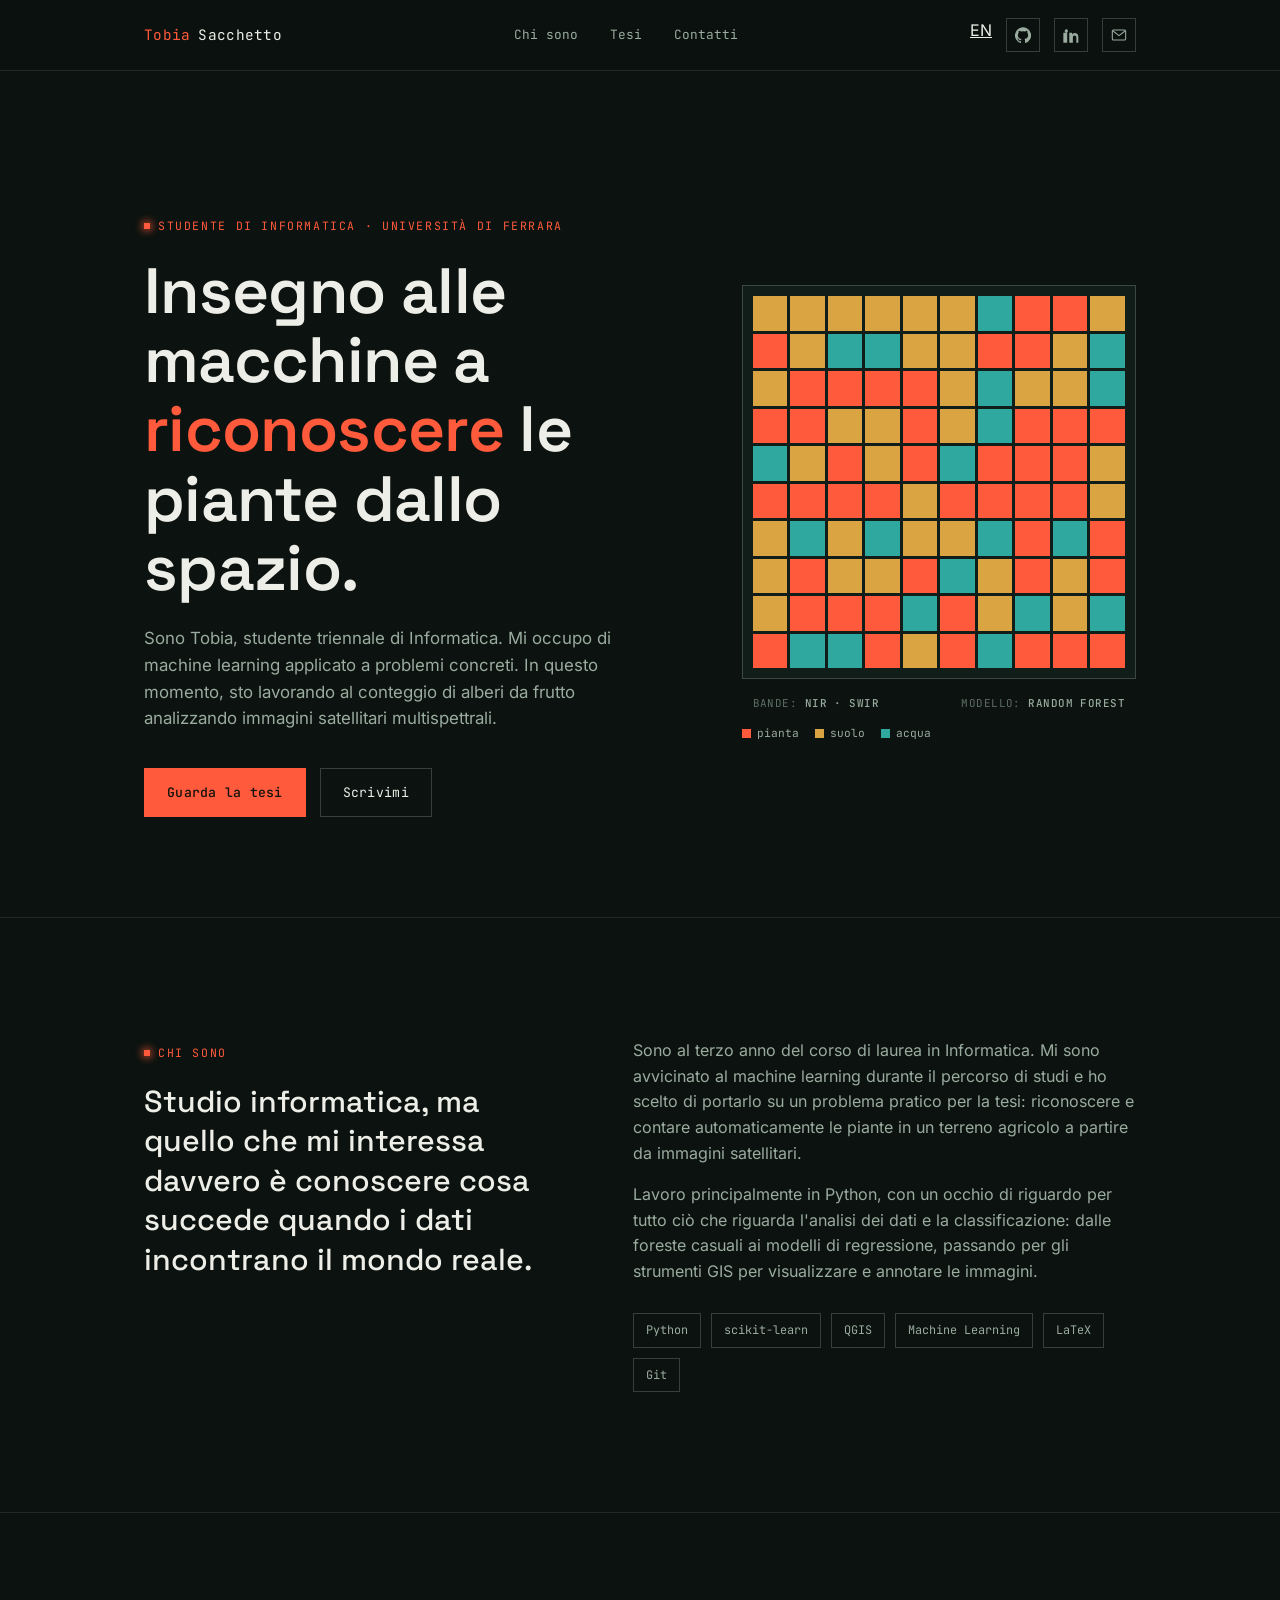
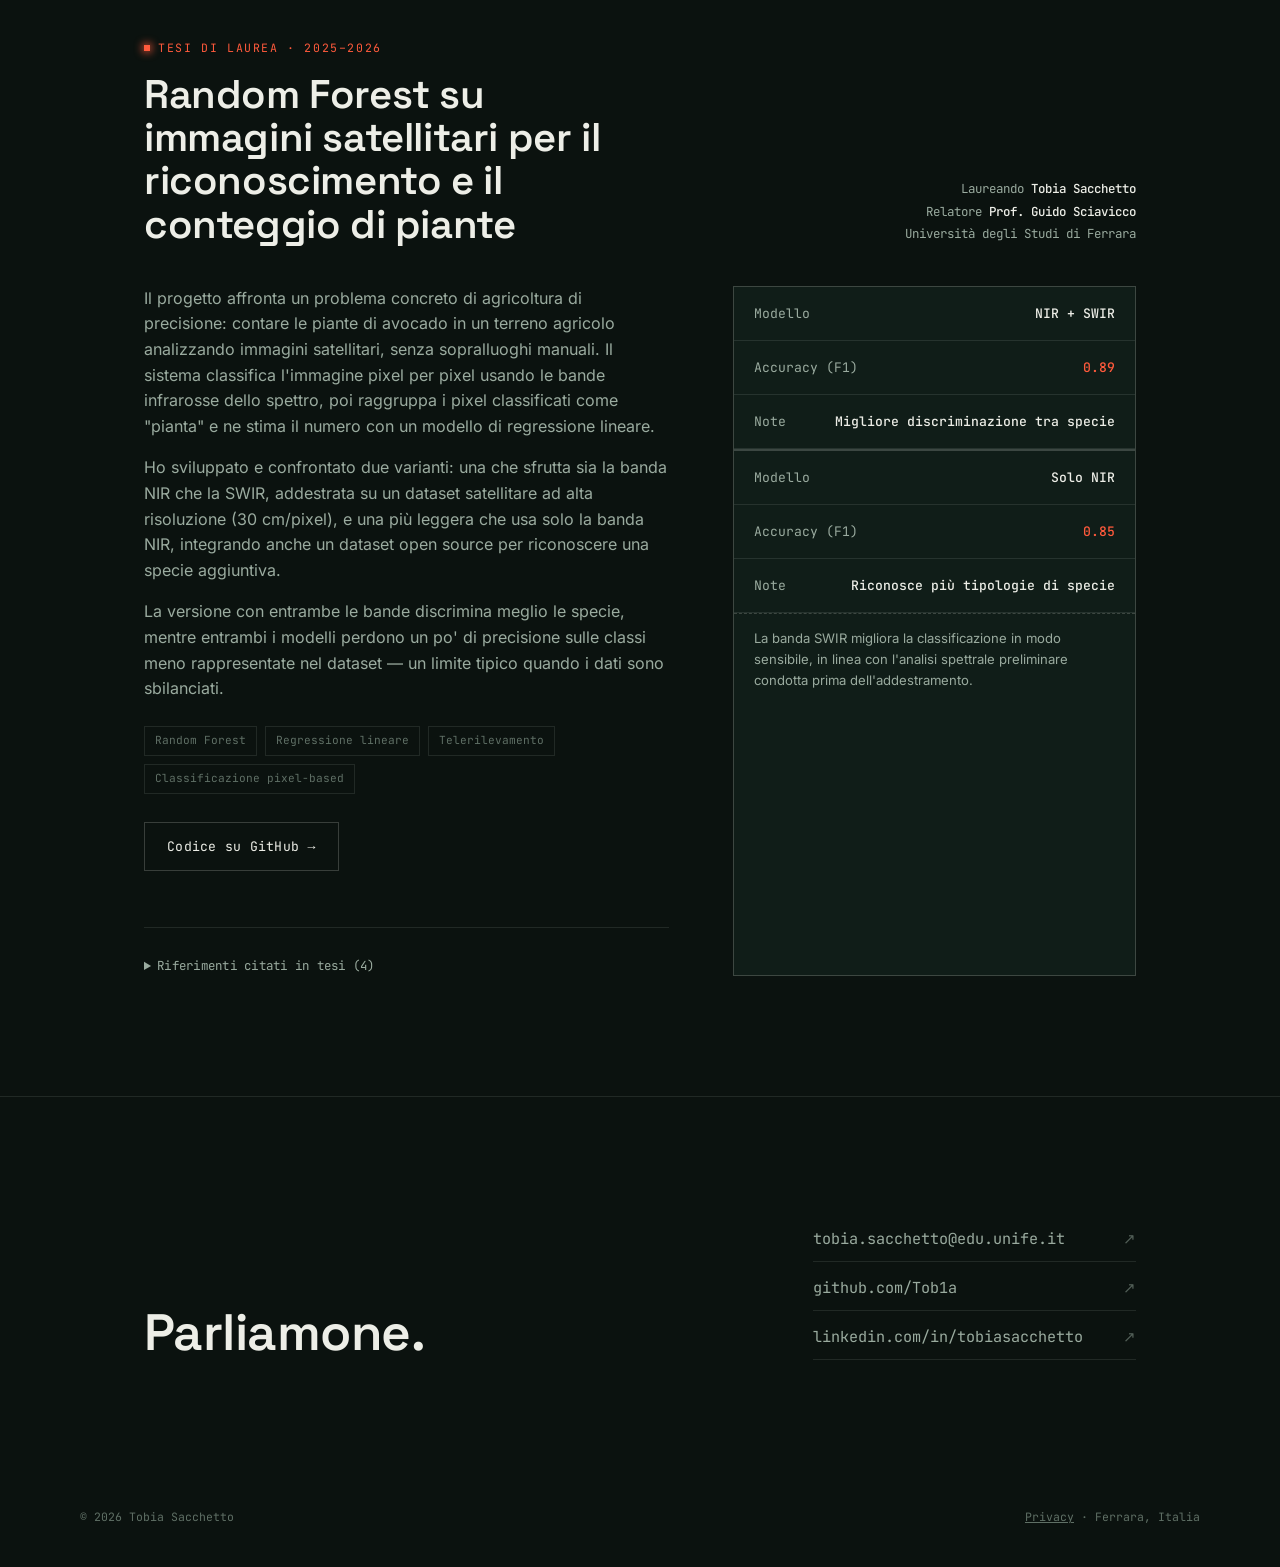
<file: index.html>
<!DOCTYPE html>
<html lang="it">
<head>
<meta charset="UTF-8">
<meta name="google-site-verification" content="6nuzGzt2pxe7cSUZSh7uxLOHEeYd6L-RDq1vo7LYEV0" />
<meta name="viewport" content="width=device-width, initial-scale=1.0">
<title>L'Informatico - Tobia Sacchetto</title>
<meta name="description" content="Portfolio di Tobia Sacchetto, studente di Informatica. Tesi su Random Forest e immagini satellitari per il conteggio automatico di piante.">

<meta name="robots" content="index, follow">
<meta name="author" content="Tobia Sacchetto">
<meta name="theme-color" content="#0b120f">
<meta name="referrer" content="strict-origin-when-cross-origin">
<meta http-equiv="Content-Security-Policy" content="default-src 'self'; style-src 'self' 'unsafe-inline'; font-src 'self'; script-src 'self'; img-src 'self' data:; base-uri 'self'; form-action 'self';">
<link rel="canonical" href="https://tob1a.github.io/">

<link rel="alternate" hreflang="it" href="https://tob1a.github.io/">
<link rel="alternate" hreflang="en" href="https://tob1a.github.io/en/">
<link rel="alternate" hreflang="x-default" href="https://tob1a.github.io/">


<link rel="stylesheet" href="css/style.css">
<link rel="icon" href="css/favicon.svg" type="image/svg+xml">


<!-- Open Graph (Facebook, LinkedIn, WhatsApp, ecc.) -->
<meta property="og:type" content="website">
<meta property="og:title" content="Tobia Sacchetto — Studente di Informatica">
<meta property="og:description" content="Portfolio di Tobia Sacchetto: tesi su Random Forest e immagini satellitari per il riconoscimento e conteggio automatico di piante.">
<meta property="og:url" content="https://tob1a.github.io/">
<meta property="og:locale" content="it_IT">
<meta property="og:locale:alternate" content="en_US">


<!-- Twitter / X Card -->
<meta name="twitter:card" content="summary">
<meta name="twitter:title" content="Tobia Sacchetto — Studente di Informatica">
<meta name="twitter:description" content="Portfolio di Tobia Sacchetto: tesi su Random Forest e immagini satellitari per il conteggio automatico di piante.">


<!-- Structured data: aiuta Google a capire chi sei -->
<script type="application/ld+json">
{
  "@context": "https://schema.org",
  "@type": "Person",
  "name": "Tobia Sacchetto",
  "url": "https://tob1a.github.io/",
  "email": "mailto:tobia.sacchetto@edu.unife.it",
  "sameAs": [
    "https://github.com/Tob1a",
    "https://www.linkedin.com/in/tobiasacchetto"
  ],
  "jobTitle": "Studente di Informatica",
  "affiliation": {
    "@type": "CollegeOrUniversity",
    "name": "Università degli Studi di Ferrara"
  }
}
</script>

</head>
<body>

<header class="s-nav">
  <div class="wrap">
    <a href="#top" class="brand"><span class="dot">Tobia</span> Sacchetto</a>
    <ul class="nav-links">
      <li><a href="#about">Chi sono</a></li>
      <li><a href="#project">Tesi</a></li>
      <li><a href="#contact">Contatti</a></li>
    </ul>
    <div class="nav-icons">
      <a class="lang-switch" href="en/" hreflang="en" aria-label="Switch to English">EN</a>
      <a class="icon-btn" href="https://github.com/Tob1a" target="_blank" rel="noopener" aria-label="GitHub">
        <svg viewBox="0 0 24 24" fill="currentColor"><path d="M12 .5a12 12 0 0 0-3.79 23.4c.6.11.82-.26.82-.58v-2.02c-3.34.73-4.04-1.6-4.04-1.6-.55-1.4-1.34-1.77-1.34-1.77-1.09-.75.08-.73.08-.73 1.2.09 1.84 1.24 1.84 1.24 1.07 1.84 2.81 1.3 3.5 1 .11-.79.42-1.3.76-1.6-2.67-.3-5.47-1.33-5.47-5.93 0-1.31.47-2.38 1.24-3.22-.13-.3-.54-1.52.12-3.18 0 0 1.01-.32 3.3 1.23a11.5 11.5 0 0 1 6 0c2.29-1.55 3.3-1.23 3.3-1.23.66 1.66.25 2.88.12 3.18.77.84 1.23 1.91 1.23 3.22 0 4.61-2.8 5.63-5.48 5.93.43.37.81 1.1.81 2.22v3.29c0 .32.22.7.83.58A12 12 0 0 0 12 .5Z"/></svg>
      </a>
      <a class="icon-btn" href="https://www.linkedin.com/in/tobiasacchetto" target="_blank" rel="noopener" aria-label="LinkedIn">
        <svg viewBox="0 0 24 24" fill="currentColor"><path d="M4.98 3.5a2.5 2.5 0 1 1 0 5 2.5 2.5 0 0 1 0-5ZM.5 8.75h8.9V23.5H.5V8.75Zm14.3 0h-8.5V23.5h8.5v-7.6c0-2 .84-3.3 2.5-3.3 1.85 0 2.7 1.24 2.7 3.3v7.6H23V15c0-4.2-2.24-6.15-5.23-6.15-2.4 0-3.47 1.33-4.07 2.27h-.06V8.75h.16Z"/></svg>
      </a>
      <a class="icon-btn" href="mailto:tobia.sacchetto@edu.unife.it" aria-label="Email">
        <svg viewBox="0 0 24 24" fill="none" stroke="currentColor" stroke-width="1.6"><rect x="2" y="4.5" width="20" height="15" rx="1.5"/><path d="m3 6 9 7 9-7"/></svg>
      </a>
    </div>
  </div>
</header>

<main id="top">

  <!-- ================= HERO ================= -->
  <section class="s-hero section" id="hero">
    <div class="wrap hero-grid">
      <div class="hero-copy">
        <span class="eyebrow">Studente di Informatica · Università di Ferrara</span>
        <h1 class="hero-title">Insegno alle macchine a <span class="accent">riconoscere</span> le piante dallo spazio.</h1>
        <p class="hero-sub">Sono Tobia, studente triennale di Informatica. Mi occupo di machine learning applicato a problemi concreti. In questo momento, sto lavorando al conteggio di alberi da frutto analizzando immagini satellitari multispettrali.</p>
        <div class="hero-cta">
          <a href="#project" class="btn btn-primary">Guarda la tesi</a>
          <a href="#contact" class="btn btn-ghost">Scrivimi</a>
        </div>
      </div>

      <div class="hero-visual">
        <div class="class-field-wrap">
          <div class="class-field" id="classField" aria-hidden="true"></div>
          <div class="field-readout">
            <span>BANDE: <b>NIR · SWIR</b></span>
            <span>MODELLO: <b>RANDOM FOREST</b></span>
          </div>
        </div>
        <div class="field-legend">
          <span><i class="i-veg"></i>pianta</span>
          <span><i class="i-soil"></i>suolo</span>
          <span><i class="i-water"></i>acqua</span>
        </div>
      </div>
    </div>
  </section>

  <!-- ================= ABOUT ================= -->
  <section class="section" id="about">
    <div class="wrap about-grid">
      <div>
        <span class="eyebrow">Chi sono</span>
        <p class="about-lead" style="margin-top:18px;">Studio informatica, ma quello che mi interessa davvero è conoscere cosa succede quando i dati incontrano il mondo reale.</p>
      </div>
      <div class="about-body">
        <p>Sono al terzo anno del corso di laurea in Informatica. Mi sono avvicinato al machine learning durante il percorso di studi e ho scelto di portarlo su un problema pratico per la tesi: riconoscere e contare automaticamente le piante in un terreno agricolo a partire da immagini satellitari.</p>
        <p>Lavoro principalmente in Python, con un occhio di riguardo per tutto ciò che riguarda l'analisi dei dati e la classificazione: dalle foreste casuali ai modelli di regressione, passando per gli strumenti GIS per visualizzare e annotare le immagini.</p>
        <div class="chip-row">
          <span class="chip">Python</span>
          <span class="chip">scikit-learn</span>
          <span class="chip">QGIS</span>
          <span class="chip">Machine Learning</span>
          <span class="chip">LaTeX</span>
          <span class="chip">Git</span>
        </div>
      </div>
    </div>
  </section>

  <!-- ================= PROJECT ================= -->
  <section class="section" id="project">
    <div class="wrap">
      <div class="project-head">
        <div>
          <span class="eyebrow">Tesi di laurea · 2025–2026</span>
          <h2 class="project-title">Random Forest su immagini satellitari per il riconoscimento e il conteggio di piante</h2>
        </div>
        <div class="project-meta">
          <div>Laureando <b>Tobia Sacchetto</b></div>
          <div>Relatore <b>Prof. Guido Sciavicco</b></div>
          <div>Università degli Studi di Ferrara</div>
        </div>
      </div>

      <div class="project-body">
        <div class="project-desc">
          <p>Il progetto affronta un problema concreto di agricoltura di precisione: contare le piante di avocado in un terreno agricolo analizzando immagini satellitari, senza sopralluoghi manuali. Il sistema classifica l'immagine pixel per pixel usando le bande infrarosse dello spettro, poi raggruppa i pixel classificati come "pianta" e ne stima il numero con un modello di regressione lineare.</p>
          <p>Ho sviluppato e confrontato due varianti: una che sfrutta sia la banda NIR che la SWIR, addestrata su un dataset satellitare ad alta risoluzione (30 cm/pixel), e una più leggera che usa solo la banda NIR, integrando anche un dataset open source per riconoscere una specie aggiuntiva.</p>
          <p>La versione con entrambe le bande discrimina meglio le specie, mentre entrambi i modelli perdono un po' di precisione sulle classi meno rappresentate nel dataset — un limite tipico quando i dati sono sbilanciati.</p>

          <div class="tag-row">
            <span class="tag">Random Forest</span>
            <span class="tag">Regressione lineare</span>
            <span class="tag">Telerilevamento</span>
            <span class="tag">Classificazione pixel-based</span>
          </div>

          <div class="project-links">
            <a class="btn btn-ghost" href="https://github.com/Tob1a/Bachelor-s_Thesis" target="_blank" rel="noopener">Codice su GitHub →</a>
          </div>

          <details class="refs">
            <summary>Riferimenti citati in tesi (4)</summary>
            <ul>
              <li>Faet, G. M. et al. (2025). <em>Dataset for orange fruit detection from UAV in citrus orchards</em>. Zenodo. <a href="https://doi.org/10.5281/zenodo.17866344" target="_blank" rel="noopener">doi.org/10.5281/zenodo.17866344</a></li>
              <li>Fu, B. et al. (2017). <em>Comparison of object-based and pixel-based Random Forest algorithm for wetland vegetation mapping</em>. Ecological Indicators, 73, 105–117.</li>
              <li>Yao, L. et al. (2021). <em>Tree counting with high spatial-resolution satellite imagery based on deep neural networks</em>. Ecological Indicators, 125, 107591.</li>
              <li>Russell, S. J. &amp; Norvig, P. (2022). <em>Intelligenza artificiale. Un approccio moderno</em>.</li>
            </ul>
          </details>
        </div>

        <div class="readout-card">
          <div class="readout-row"><span class="label">Modello</span><span class="value dim">NIR + SWIR</span></div>
          <div class="readout-row"><span class="label">Accuracy (F1)</span><span class="value">0.89</span></div>
          <div class="readout-row"><span class="label">Note</span><span class="value dim">Migliore discriminazione tra specie</span></div>
          <div class="readout-row" style="border-top:2px solid var(--line-strong);"><span class="label">Modello</span><span class="value dim">Solo NIR</span></div>
          <div class="readout-row"><span class="label">Accuracy (F1)</span><span class="value">0.85</span></div>
          <div class="readout-row"><span class="label">Note</span><span class="value dim">Riconosce più tipologie di specie</span></div>
          <div class="readout-note">La banda SWIR migliora la classificazione in modo sensibile, in linea con l'analisi spettrale preliminare condotta prima dell'addestramento.</div>
        </div>
      </div>
    </div>
  </section>

  <!-- ================= CONTACT ================= -->
  <section class="section s-contact" id="contact">
    <div class="wrap">
      <div class="contact-grid">
        <h2 class="contact-title">Parliamone.</h2>
        <div class="contact-links">
          <a href="mailto:tobia.sacchetto@edu.unife.it">tobia.sacchetto@edu.unife.it <span class="arrow">↗</span></a>
          <a href="https://github.com/Tob1a" target="_blank" rel="noopener">github.com/Tob1a <span class="arrow">↗</span></a>
          <a href="https://www.linkedin.com/in/tobiasacchetto" target="_blank" rel="noopener">linkedin.com/in/tobiasacchetto <span class="arrow">↗</span></a>
        </div>
      </div>
    </div>
  </section>
</main>

<footer class="site-footer wrap">
  <span>© 2026 Tobia Sacchetto</span>
  <span><a href="privacy.html">Privacy</a> · Ferrara, Italia</span>
</footer>

<script src="js/main.js"></script>
</body>
</html>
</file>
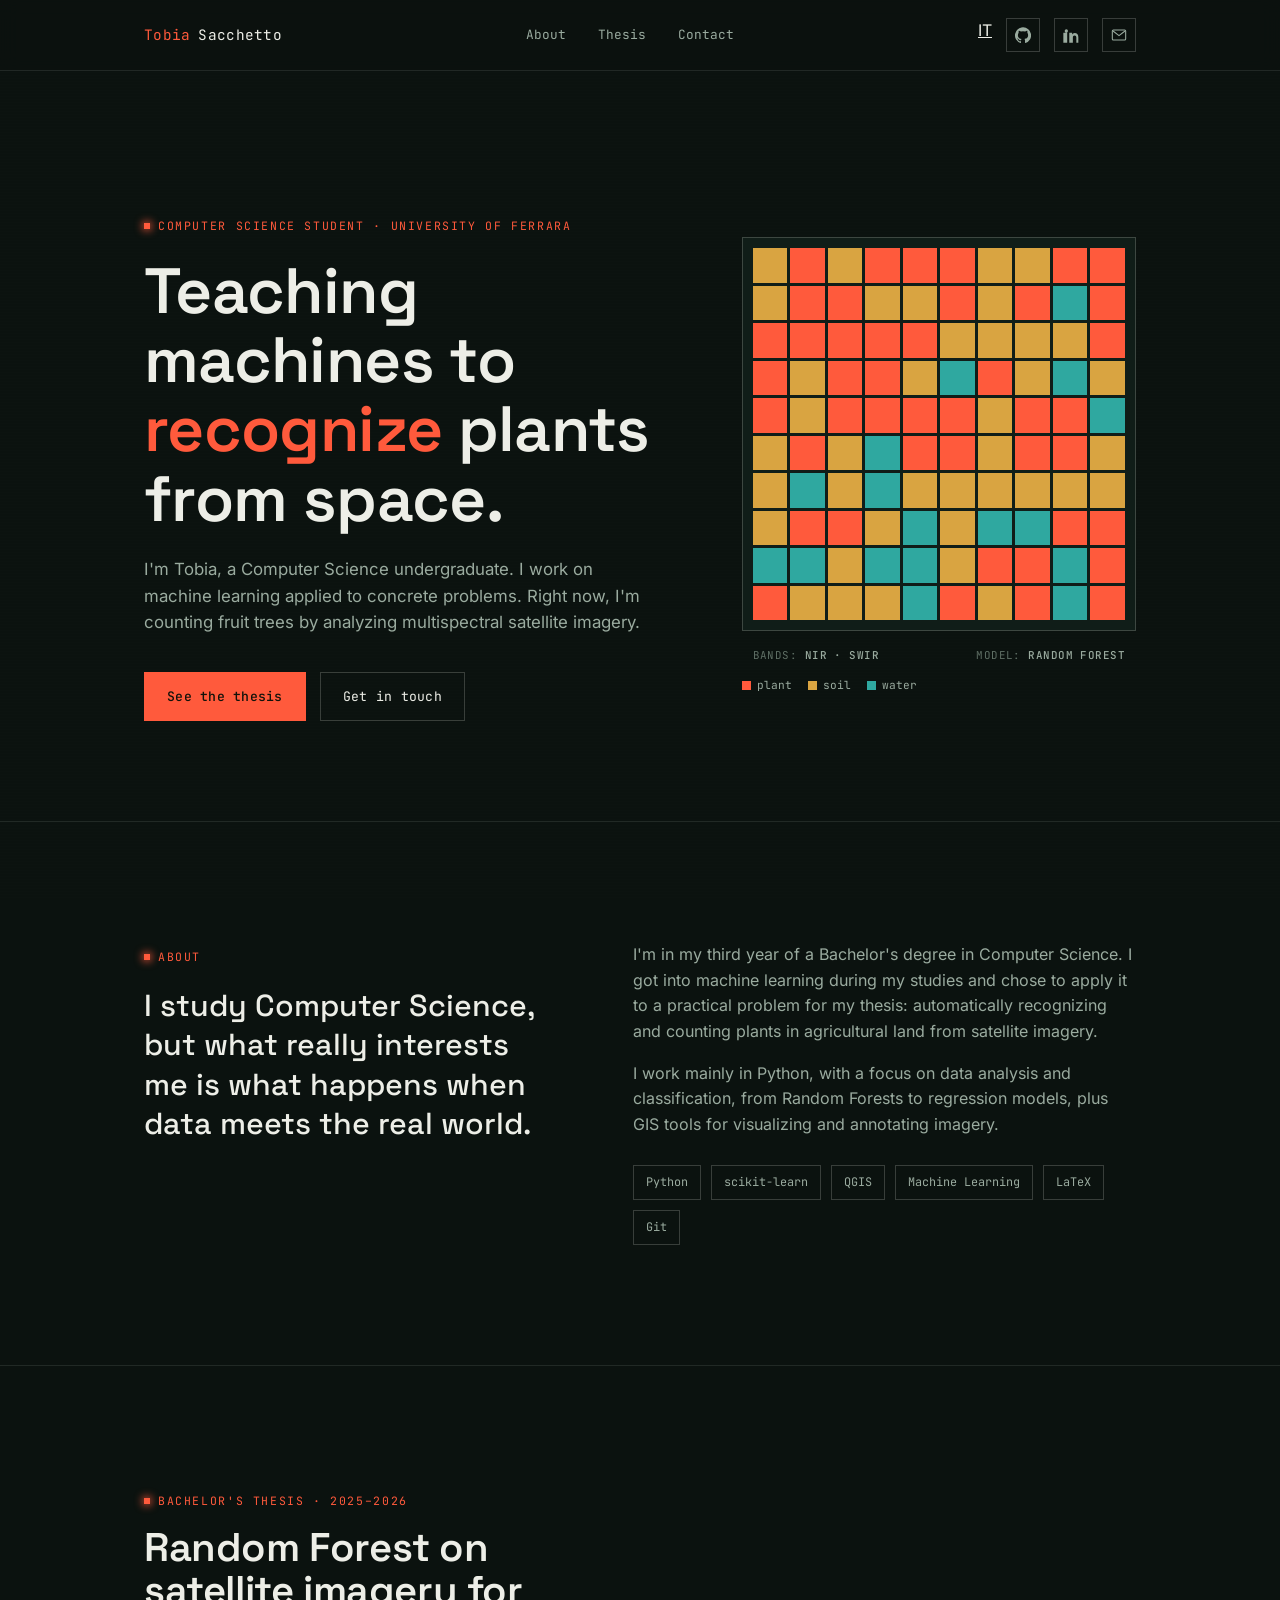
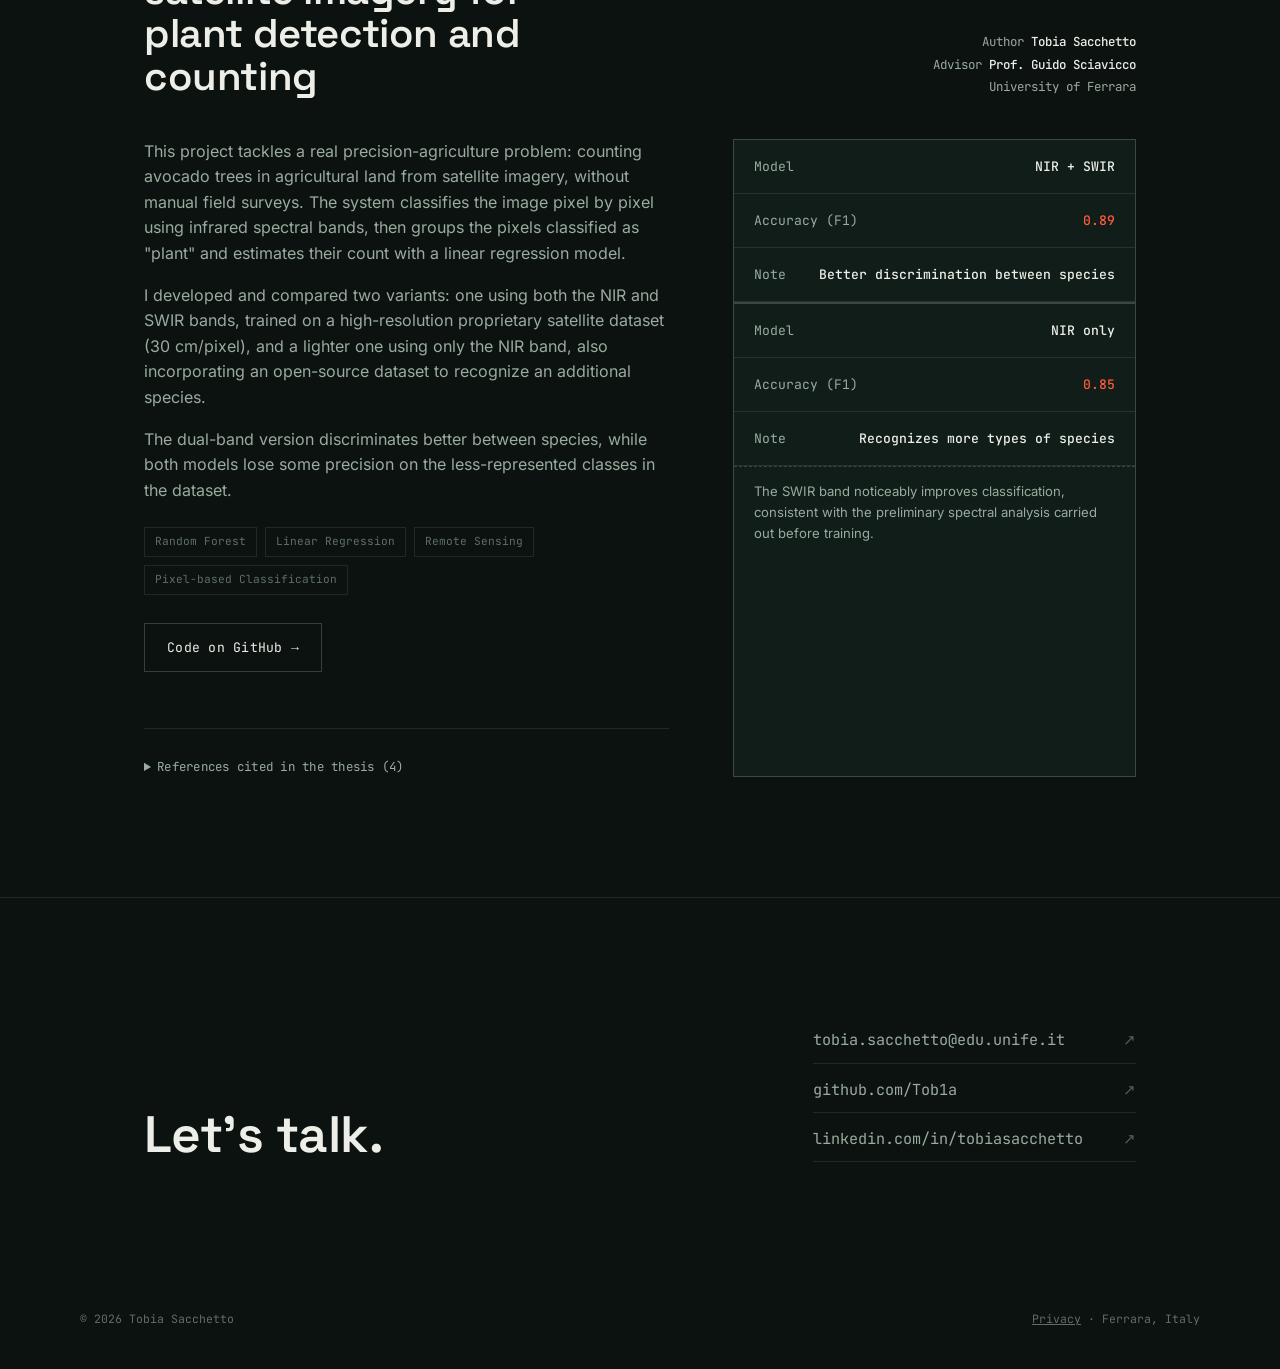
<file: en/index.html>
<!DOCTYPE html>
<html lang="en">
<head>
<meta charset="UTF-8">
<meta name="viewport" content="width=device-width, initial-scale=1.0">
<title>Tobia Sacchetto — Computer Science Student | Portfolio</title>
<meta name="description" content="Portfolio of Tobia Sacchetto, Computer Science student at the University of Ferrara. Bachelor's thesis on Random Forest and satellite imagery for automated plant detection and counting.">
<meta name="robots" content="index, follow">
<meta name="author" content="Tobia Sacchetto">
<meta name="theme-color" content="#0b120f">
<meta name="referrer" content="strict-origin-when-cross-origin">
<meta http-equiv="Content-Security-Policy" content="default-src 'self'; style-src 'self' 'unsafe-inline'; font-src 'self'; script-src 'self'; img-src 'self' data:; base-uri 'self'; form-action 'self';">
<link rel="canonical" href="https://tob1a.github.io/en/">
<link rel="alternate" hreflang="it" href="https://tob1a.github.io/">
<link rel="alternate" hreflang="en" href="https://tob1a.github.io/en/">
<link rel="alternate" hreflang="x-default" href="https://tob1a.github.io/">
<link rel="icon" href="../css/favicon.svg" type="image/svg+xml">

<!-- Open Graph (Facebook, LinkedIn, WhatsApp, etc.) -->
<meta property="og:type" content="website">
<meta property="og:title" content="Computer Science - Tobia Sacchetto">
<meta property="og:description" content="Portfolio of Tobia Sacchetto: thesis on Random Forest and satellite imagery for automated plant counting.">
<meta property="og:url" content="https://tob1a.github.io/en/">
<meta property="og:locale" content="en_US">
<meta property="og:locale:alternate" content="it_IT">

<!-- Twitter / X Card -->
<meta name="twitter:card" content="summary">
<meta name="twitter:title" content="Computer Science - Tobia Sacchetto">
<meta name="twitter:description" content="Portfolio of Tobia Sacchetto: thesis on Random Forest and satellite imagery for automated plant counting.">

<link rel="stylesheet" href="../css/style.css">

<!-- Structured data: helps Google understand who you are -->
<script type="application/ld+json">
{
  "@context": "https://schema.org",
  "@type": "Person",
  "name": "Tobia Sacchetto",
  "url": "https://tob1a.github.io/en/",
  "email": "mailto:tobia.sacchetto@edu.unife.it",
  "sameAs": [
    "https://github.com/Tob1a",
    "https://www.linkedin.com/in/tobiasacchetto"
  ],
  "jobTitle": "Computer Science Student",
  "affiliation": {
    "@type": "CollegeOrUniversity",
    "name": "University of Ferrara"
  },
  "inLanguage": "en"
}
</script>
</head>
<body>

<a class="skip-link" href="#top">Skip to main content</a>

<header class="s-nav">
  <div class="wrap">
    <a href="#top" class="brand"><span class="dot">Tobia</span> Sacchetto</a>
    <nav aria-label="Main navigation">
      <ul class="nav-links">
        <li><a href="#about">About</a></li>
        <li><a href="#project">Thesis</a></li>
        <li><a href="#contact">Contact</a></li>
      </ul>
    </nav>
    <div class="nav-icons">
      <a class="lang-switch" href="https://tob1a.github.io" hreflang="it" aria-label="Passa all'italiano">IT</a>
      <a class="icon-btn" href="https://github.com/Tob1a" target="_blank" rel="noopener noreferrer" aria-label="GitHub">
        <svg viewBox="0 0 24 24" fill="currentColor"><path d="M12 .5a12 12 0 0 0-3.79 23.4c.6.11.82-.26.82-.58v-2.02c-3.34.73-4.04-1.6-4.04-1.6-.55-1.4-1.34-1.77-1.34-1.77-1.09-.75.08-.73.08-.73 1.2.09 1.84 1.24 1.84 1.24 1.07 1.84 2.81 1.3 3.5 1 .11-.79.42-1.3.76-1.6-2.67-.3-5.47-1.33-5.47-5.93 0-1.31.47-2.38 1.24-3.22-.13-.3-.54-1.52.12-3.18 0 0 1.01-.32 3.3 1.23a11.5 11.5 0 0 1 6 0c2.29-1.55 3.3-1.23 3.3-1.23.66 1.66.25 2.88.12 3.18.77.84 1.23 1.91 1.23 3.22 0 4.61-2.8 5.63-5.48 5.93.43.37.81 1.1.81 2.22v3.29c0 .32.22.7.83.58A12 12 0 0 0 12 .5Z"/></svg>
      </a>
      <a class="icon-btn" href="https://www.linkedin.com/in/tobiasacchetto" target="_blank" rel="noopener noreferrer" aria-label="LinkedIn">
        <svg viewBox="0 0 24 24" fill="currentColor"><path d="M4.98 3.5a2.5 2.5 0 1 1 0 5 2.5 2.5 0 0 1 0-5ZM.5 8.75h8.9V23.5H.5V8.75Zm14.3 0h-8.5V23.5h8.5v-7.6c0-2 .84-3.3 2.5-3.3 1.85 0 2.7 1.24 2.7 3.3v7.6H23V15c0-4.2-2.24-6.15-5.23-6.15-2.4 0-3.47 1.33-4.07 2.27h-.06V8.75h.16Z"/></svg>
      </a>
      <a class="icon-btn" href="mailto:tobia.sacchetto@edu.unife.it" aria-label="Email">
        <svg viewBox="0 0 24 24" fill="none" stroke="currentColor" stroke-width="1.6"><rect x="2" y="4.5" width="20" height="15" rx="1.5"/><path d="m3 6 9 7 9-7"/></svg>
      </a>
    </div>
  </div>
</header>

<main id="top">

  <!-- ================= HERO ================= -->
  <section class="s-hero section" id="hero">
    <div class="wrap hero-grid">
      <div class="hero-copy">
        <span class="eyebrow">Computer Science Student · University of Ferrara</span>
        <h1 class="hero-title">Teaching machines to <span class="accent">recognize</span> plants from space.</h1>
        <p class="hero-sub">I'm Tobia, a Computer Science undergraduate. I work on machine learning applied to concrete problems. Right now, I'm counting fruit trees by analyzing multispectral satellite imagery.</p>
        <div class="hero-cta">
          <a href="#project" class="btn btn-primary">See the thesis</a>
          <a href="#contact" class="btn btn-ghost">Get in touch</a>
        </div>
      </div>

      <div class="hero-visual">
        <div class="class-field-wrap">
          <div class="class-field" id="classField" aria-hidden="true"></div>
          <div class="field-readout">
            <span>BANDS: <b>NIR · SWIR</b></span>
            <span>MODEL: <b>RANDOM FOREST</b></span>
          </div>
        </div>
        <div class="field-legend">
          <span><i class="i-veg"></i>plant</span>
          <span><i class="i-soil"></i>soil</span>
          <span><i class="i-water"></i>water</span>
        </div>
      </div>
    </div>
  </section>

  <!-- ================= ABOUT ================= -->
  <section class="section" id="about">
    <div class="wrap about-grid">
      <div>
        <span class="eyebrow">About</span>
        <p class="about-lead" style="margin-top:18px;">I study Computer Science, but what really interests me is what happens when data meets the real world.</p>
      </div>
      <div class="about-body">
        <p>I'm in my third year of a Bachelor's degree in Computer Science. I got into machine learning during my studies and chose to apply it to a practical problem for my thesis: automatically recognizing and counting plants in agricultural land from satellite imagery.</p>
        <p>I work mainly in Python, with a focus on data analysis and classification, from Random Forests to regression models, plus GIS tools for visualizing and annotating imagery.</p>
        <div class="chip-row">
          <span class="chip">Python</span>
          <span class="chip">scikit-learn</span>
          <span class="chip">QGIS</span>
          <span class="chip">Machine Learning</span>
          <span class="chip">LaTeX</span>
          <span class="chip">Git</span>
        </div>
      </div>
    </div>
  </section>

  <!-- ================= PROJECT ================= -->
  <section class="section" id="project">
    <div class="wrap">
      <div class="project-head">
        <div>
          <span class="eyebrow">Bachelor's Thesis · 2025–2026</span>
          <h2 class="project-title">Random Forest on satellite imagery for plant detection and counting</h2>
        </div>
        <div class="project-meta">
          <div>Author <b>Tobia Sacchetto</b></div>
          <div>Advisor <b>Prof. Guido Sciavicco</b></div>
          <div>University of Ferrara</div>
        </div>
      </div>

      <div class="project-body">
        <div class="project-desc">
          <p>This project tackles a real precision-agriculture problem: counting avocado trees in agricultural land from satellite imagery, without manual field surveys. The system classifies the image pixel by pixel using infrared spectral bands, then groups the pixels classified as "plant" and estimates their count with a linear regression model.</p>
          <p>I developed and compared two variants: one using both the NIR and SWIR bands, trained on a high-resolution proprietary satellite dataset (30 cm/pixel), and a lighter one using only the NIR band, also incorporating an open-source dataset to recognize an additional species.</p>
          <p>The dual-band version discriminates better between species, while both models lose some precision on the less-represented classes in the dataset.</p>

          <div class="tag-row">
            <span class="tag">Random Forest</span>
            <span class="tag">Linear Regression</span>
            <span class="tag">Remote Sensing</span>
            <span class="tag">Pixel-based Classification</span>
          </div>

          <div class="project-links">
            <a class="btn btn-ghost" href="https://github.com/Tob1a" target="_blank" rel="noopener noreferrer">Code on GitHub →</a>
          </div>

          <details class="refs">
            <summary>References cited in the thesis (4)</summary>
            <ul>
              <li>Faet, G. M. et al. (2025). <em>Dataset for orange fruit detection from UAV in citrus orchards</em>. Zenodo. <a href="https://doi.org/10.5281/zenodo.17866344" target="_blank" rel="noopener noreferrer">doi.org/10.5281/zenodo.17866344</a></li>
              <li>Fu, B. et al. (2017). <em>Comparison of object-based and pixel-based Random Forest algorithm for wetland vegetation mapping</em>. Ecological Indicators, 73, 105-117.</li>
              <li>Yao, L. et al. (2021). <em>Tree counting with high spatial-resolution satellite imagery based on deep neural networks</em>. Ecological Indicators, 125, 107591.</li>
              <li>Russell, S. J. &amp; Norvig, P. (2022). <em>Artificial Intelligence: A Modern Approach</em>.</li>
            </ul>
          </details>
        </div>

        <div class="readout-card">
          <div class="readout-row"><span class="label">Model</span><span class="value dim">NIR + SWIR</span></div>
          <div class="readout-row"><span class="label">Accuracy (F1)</span><span class="value">0.89</span></div>
          <div class="readout-row"><span class="label">Note</span><span class="value dim">Better discrimination between species</span></div>
          <div class="readout-row" style="border-top:2px solid var(--line-strong);"><span class="label">Model</span><span class="value dim">NIR only</span></div>
          <div class="readout-row"><span class="label">Accuracy (F1)</span><span class="value">0.85</span></div>
          <div class="readout-row"><span class="label">Note</span><span class="value dim">Recognizes more types of species</span></div>
          <div class="readout-note">The SWIR band noticeably improves classification, consistent with the preliminary spectral analysis carried out before training.</div>
        </div>
      </div>
    </div>
  </section>

  <!-- ================= CONTACT ================= -->
  <section class="section s-contact" id="contact">
    <div class="wrap">
      <div class="contact-grid">
        <h2 class="contact-title">Let's talk.</h2>
        <div class="contact-links">
          <a href="mailto:tobia.sacchetto@edu.unife.it">tobia.sacchetto@edu.unife.it <span class="arrow">↗</span></a>
          <a href="https://github.com/Tob1a" target="_blank" rel="noopener noreferrer">github.com/Tob1a <span class="arrow">↗</span></a>
          <a href="https://www.linkedin.com/in/tobiasacchetto" target="_blank" rel="noopener noreferrer">linkedin.com/in/tobiasacchetto <span class="arrow">↗</span></a>
        </div>
      </div>
    </div>
  </section>
</main>

<footer class="site-footer wrap">
  <span>© 2026 Tobia Sacchetto</span>
  <span><a href="privacy.html">Privacy</a> · Ferrara, Italy</span>
</footer>

<script src="../js/main.js"></script>
</body>
</html>
</file>
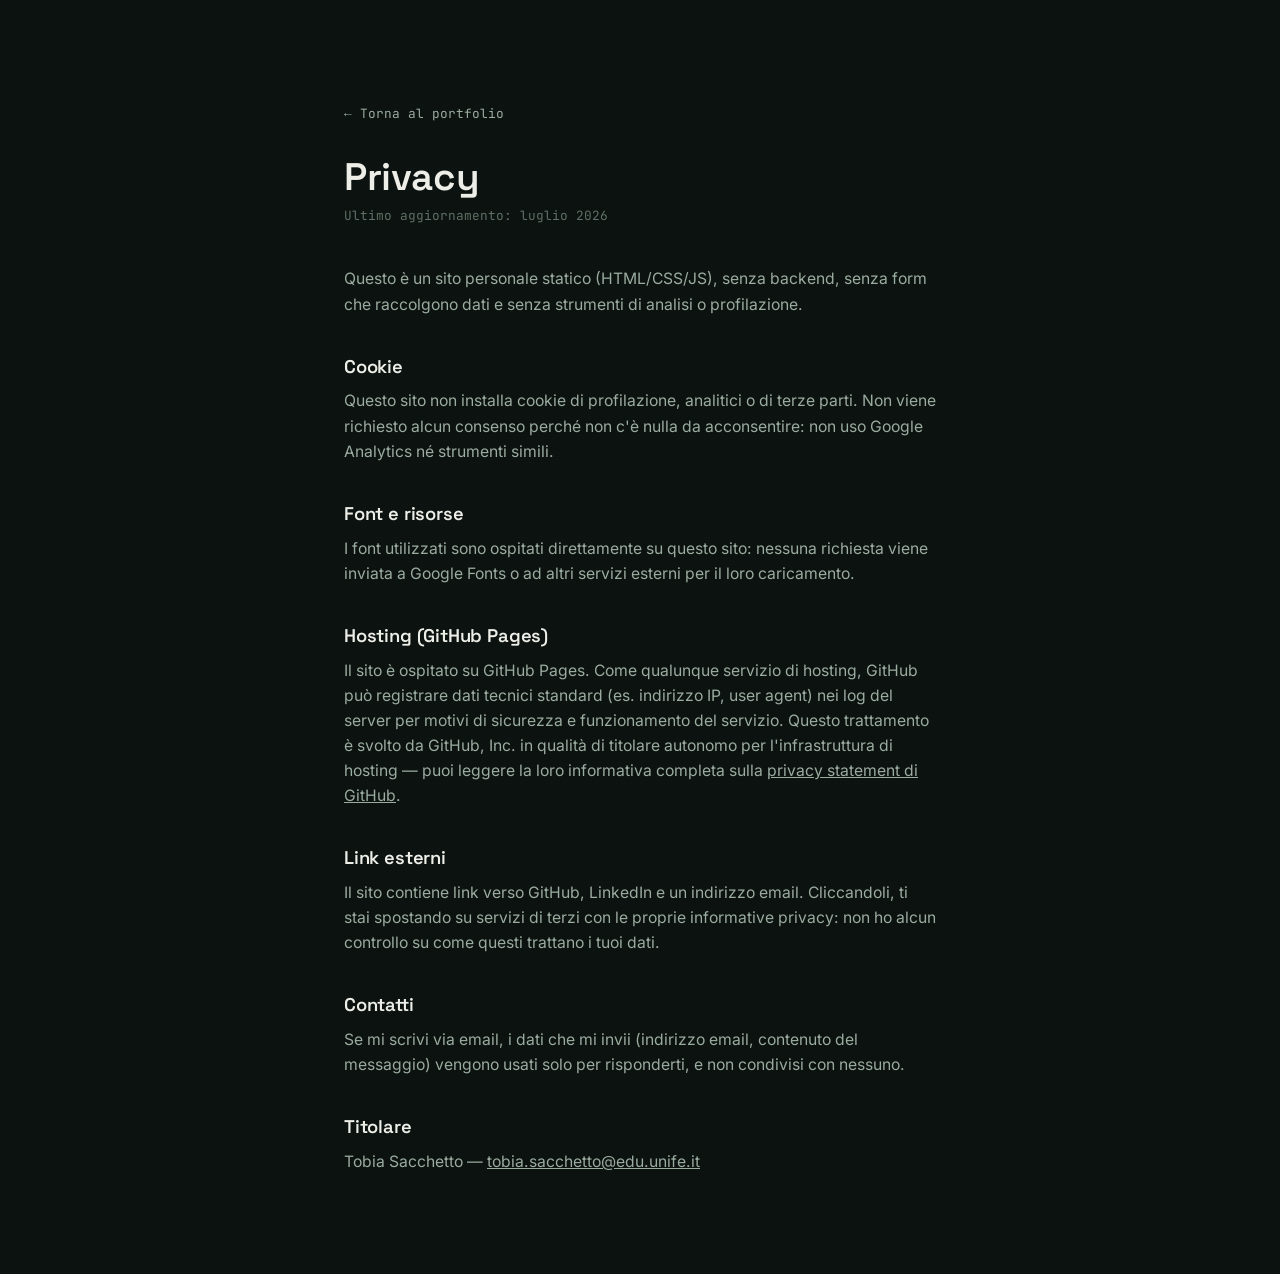
<file: privacy.html>
<!DOCTYPE html>
<html lang="it">
<head>
<meta charset="UTF-8">
<meta name="viewport" content="width=device-width, initial-scale=1.0">
<title>Privacy — Tobia Sacchetto</title>
<meta name="robots" content="noindex, follow">
<link rel="icon" href="css/favicon.svg" type="image/svg+xml">
<link rel="stylesheet" href="css/style.css">
<style>
  .legal { max-width: 720px; margin: 0 auto; padding: clamp(48px, 8vw, 100px) var(--gutter); }
  .legal h1 { font-size: clamp(1.8rem, 4vw, 2.4rem); margin-bottom: 8px; }
  .legal .updated { font-family: var(--font-mono); font-size: 0.8rem; color: var(--ink-faint); margin-bottom: 40px; display: block; }
  .legal h2 { font-size: 1.15rem; margin-top: 40px; margin-bottom: 12px; color: var(--ink); }
  .legal p, .legal li { color: var(--ink-dim); font-size: 0.98rem; }
  .legal ul { padding-left: 20px; }
  .legal li + li { margin-top: 8px; }
  .legal a.back { display: inline-block; margin-bottom: 32px; font-family: var(--font-mono); font-size: 0.8rem; color: var(--ink-dim); text-decoration: none; }
  .legal a.back:hover { color: var(--veg); }
</style>
</head>
<body>
<div class="legal">
  <a class="back" href="index.html">← Torna al portfolio</a>
  <h1>Privacy</h1>
  <span class="updated">Ultimo aggiornamento: luglio 2026</span>

  <p>Questo è un sito personale statico (HTML/CSS/JS), senza backend, senza form che raccolgono dati e senza strumenti di analisi o profilazione.</p>

  <h2>Cookie</h2>
  <p>Questo sito non installa cookie di profilazione, analitici o di terze parti. Non viene richiesto alcun consenso perché non c'è nulla da acconsentire: non uso Google Analytics né strumenti simili.</p>

  <h2>Font e risorse</h2>
  <p>I font utilizzati sono ospitati direttamente su questo sito: nessuna richiesta viene inviata a Google Fonts o ad altri servizi esterni per il loro caricamento.</p>

  <h2>Hosting (GitHub Pages)</h2>
  <p>Il sito è ospitato su GitHub Pages. Come qualunque servizio di hosting, GitHub può registrare dati tecnici standard (es. indirizzo IP, user agent) nei log del server per motivi di sicurezza e funzionamento del servizio. Questo trattamento è svolto da GitHub, Inc. in qualità di titolare autonomo per l'infrastruttura di hosting — puoi leggere la loro informativa completa sulla <a href="https://docs.github.com/en/site-policy/privacy-policies/github-general-privacy-statement" target="_blank" rel="noopener noreferrer">privacy statement di GitHub</a>.</p>

  <h2>Link esterni</h2>
  <p>Il sito contiene link verso GitHub, LinkedIn e un indirizzo email. Cliccandoli, ti stai spostando su servizi di terzi con le proprie informative privacy: non ho alcun controllo su come questi trattano i tuoi dati.</p>

  <h2>Contatti</h2>
  <p>Se mi scrivi via email, i dati che mi invii (indirizzo email, contenuto del messaggio) vengono usati solo per risponderti, e non condivisi con nessuno.</p>

  <h2>Titolare</h2>
  <p>Tobia Sacchetto — <a href="mailto:tobia.sacchetto@edu.unife.it">tobia.sacchetto@edu.unife.it</a></p>
</div>
</body>
</html>
</file>
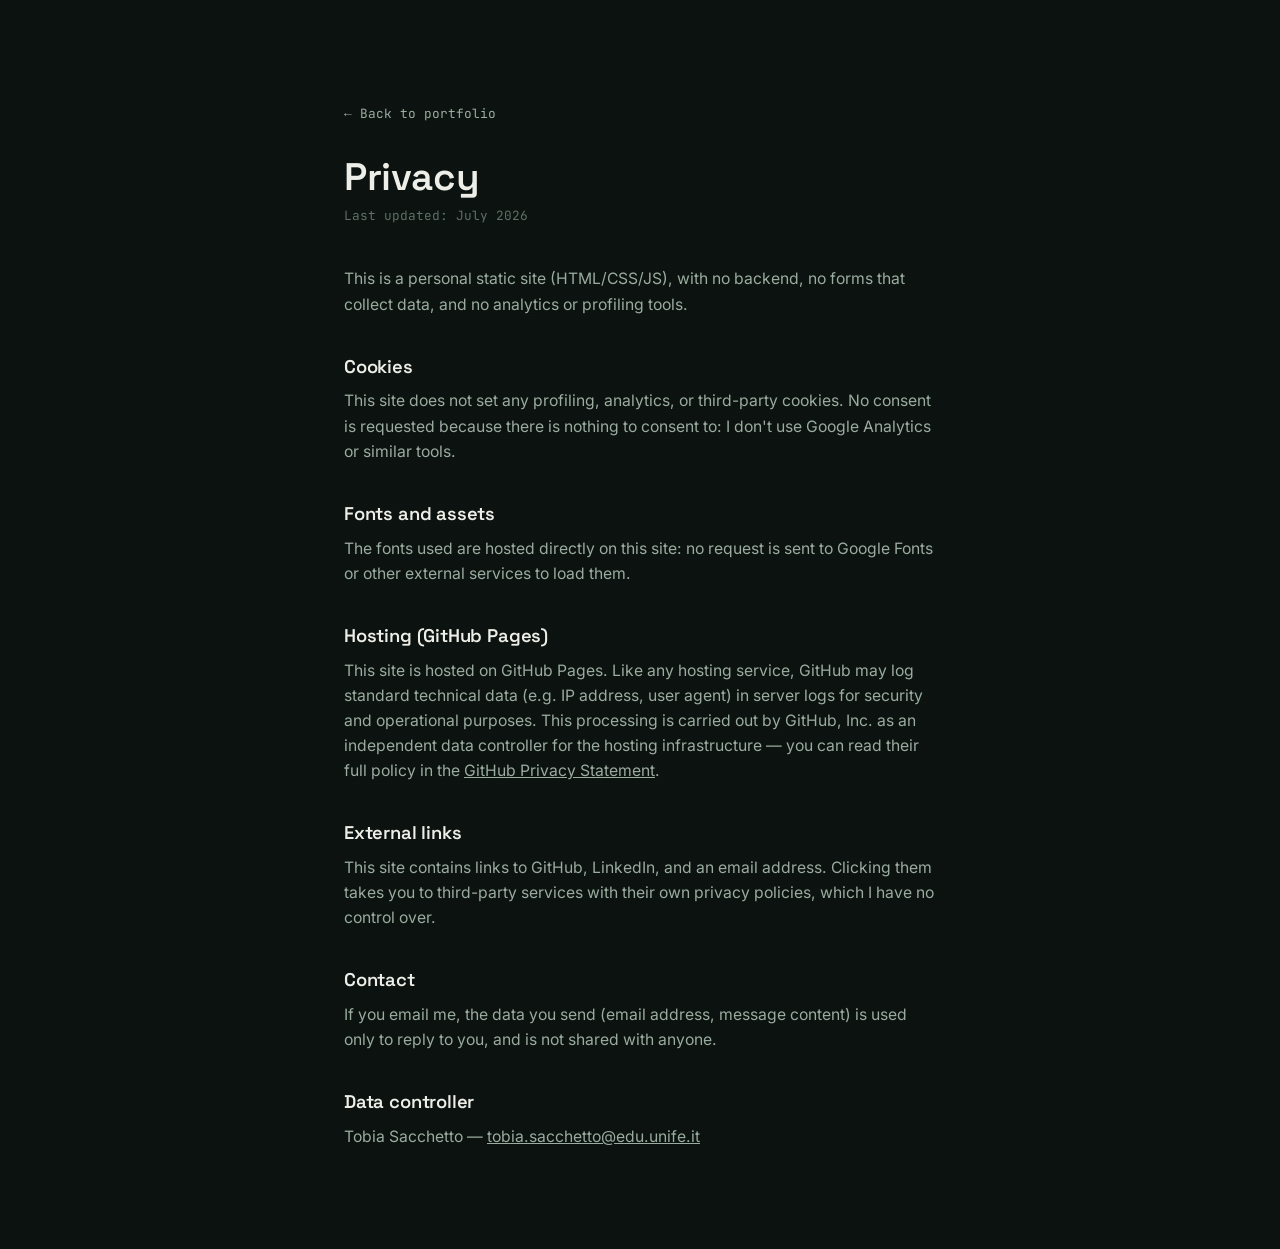
<file: en/privacy.html>
<!DOCTYPE html>
<html lang="en">
<head>
<meta charset="UTF-8">
<meta name="viewport" content="width=device-width, initial-scale=1.0">
<title>Privacy — Tobia Sacchetto</title>
<meta name="robots" content="noindex, follow">
<link rel="alternate" hreflang="it" href="https://tob1a.github.io/privacy.html">
<link rel="alternate" hreflang="en" href="https://tob1a.github.io/en/privacy.html">
<link rel="icon" href="../css/favicon.svg" type="image/svg+xml">
<link rel="stylesheet" href="../css/style.css">
<style>
  .legal { max-width: 720px; margin: 0 auto; padding: clamp(48px, 8vw, 100px) var(--gutter); }
  .legal h1 { font-size: clamp(1.8rem, 4vw, 2.4rem); margin-bottom: 8px; }
  .legal .updated { font-family: var(--font-mono); font-size: 0.8rem; color: var(--ink-faint); margin-bottom: 40px; display: block; }
  .legal h2 { font-size: 1.15rem; margin-top: 40px; margin-bottom: 12px; color: var(--ink); }
  .legal p, .legal li { color: var(--ink-dim); font-size: 0.98rem; }
  .legal ul { padding-left: 20px; }
  .legal li + li { margin-top: 8px; }
  .legal a.back { display: inline-block; margin-bottom: 32px; font-family: var(--font-mono); font-size: 0.8rem; color: var(--ink-dim); text-decoration: none; }
  .legal a.back:hover { color: var(--veg); }
</style>
</head>
<body>
<div class="legal">
  <a class="back" href="https://tob1a.github.io/en/">← Back to portfolio</a>
  <h1>Privacy</h1>
  <span class="updated">Last updated: July 2026</span>

  <p>This is a personal static site (HTML/CSS/JS), with no backend, no forms that collect data, and no analytics or profiling tools.</p>

  <h2>Cookies</h2>
  <p>This site does not set any profiling, analytics, or third-party cookies. No consent is requested because there is nothing to consent to: I don't use Google Analytics or similar tools.</p>

  <h2>Fonts and assets</h2>
  <p>The fonts used are hosted directly on this site: no request is sent to Google Fonts or other external services to load them.</p>

  <h2>Hosting (GitHub Pages)</h2>
  <p>This site is hosted on GitHub Pages. Like any hosting service, GitHub may log standard technical data (e.g. IP address, user agent) in server logs for security and operational purposes. This processing is carried out by GitHub, Inc. as an independent data controller for the hosting infrastructure — you can read their full policy in the <a href="https://docs.github.com/en/site-policy/privacy-policies/github-general-privacy-statement" target="_blank" rel="noopener noreferrer">GitHub Privacy Statement</a>.</p>

  <h2>External links</h2>
  <p>This site contains links to GitHub, LinkedIn, and an email address. Clicking them takes you to third-party services with their own privacy policies, which I have no control over.</p>

  <h2>Contact</h2>
  <p>If you email me, the data you send (email address, message content) is used only to reply to you, and is not shared with anyone.</p>

  <h2>Data controller</h2>
  <p>Tobia Sacchetto — <a href="mailto:tobia.sacchetto@edu.unife.it">tobia.sacchetto@edu.unife.it</a></p>
</div>
</body>
</html>
</file>
<file: css/style.css>
/* ===========================================================
   Tobia Sacchetto — Portfolio
   Tema visivo: telerilevamento / classificazione multispettrale
   Il verde-nero di fondo è la "banda grezza", il rosso è la resa
   falso-colore NIR della vegetazione — lo stesso principio usato
   nella tesi per distinguere le piante dal terreno.
   =========================================================== */

/* Font ospitati localmente in /fonts — nessuna richiesta esce verso terzi
   (in precedenza qui c'era un @import da fonts.googleapis.com, che invia
   l'IP del visitatore a Google ad ogni caricamento pagina) */
@font-face {
  font-family: 'Space Grotesk';
  src: url('../fonts/space-grotesk-latin-500-normal.woff2') format('woff2');
  font-weight: 500; font-style: normal; font-display: swap;
}
@font-face {
  font-family: 'Space Grotesk';
  src: url('../fonts/space-grotesk-latin-600-normal.woff2') format('woff2');
  font-weight: 600; font-style: normal; font-display: swap;
}
@font-face {
  font-family: 'Space Grotesk';
  src: url('../fonts/space-grotesk-latin-700-normal.woff2') format('woff2');
  font-weight: 700; font-style: normal; font-display: swap;
}
@font-face {
  font-family: 'Inter';
  src: url('../fonts/inter-latin-400-normal.woff2') format('woff2');
  font-weight: 400; font-style: normal; font-display: swap;
}
@font-face {
  font-family: 'Inter';
  src: url('../fonts/inter-latin-500-normal.woff2') format('woff2');
  font-weight: 500; font-style: normal; font-display: swap;
}
@font-face {
  font-family: 'Inter';
  src: url('../fonts/inter-latin-600-normal.woff2') format('woff2');
  font-weight: 600; font-style: normal; font-display: swap;
}
@font-face {
  font-family: 'JetBrains Mono';
  src: url('../fonts/jetbrains-mono-latin-400-normal.woff2') format('woff2');
  font-weight: 400; font-style: normal; font-display: swap;
}
@font-face {
  font-family: 'JetBrains Mono';
  src: url('../fonts/jetbrains-mono-latin-500-normal.woff2') format('woff2');
  font-weight: 500; font-style: normal; font-display: swap;
}

:root {
  --bg: #0b120f;
  --bg-panel: #101d18;
  --bg-panel-2: #142720;
  --ink: #edeee7;
  --ink-dim: #9aab9f;
  --ink-faint: #5f6f65;
  --line: rgba(237, 238, 231, 0.1);
  --line-strong: rgba(237, 238, 231, 0.2);

  --veg: #ff5a3c;      /* falso colore NIR: vegetazione */
  --veg-dim: #7a2c1e;
  --soil: #d9a441;     /* falso colore: suolo nudo */
  --water: #2fa8a0;    /* falso colore: acqua / SWIR */

  --font-display: 'Space Grotesk', system-ui, sans-serif;
  --font-body: 'Inter', system-ui, sans-serif;
  --font-mono: 'JetBrains Mono', ui-monospace, monospace;

  --container: 1120px;
  --gutter: clamp(20px, 5vw, 64px);
}

* { box-sizing: border-box; }

html {
  scroll-behavior: smooth;
}

@media (prefers-reduced-motion: reduce) {
  html { scroll-behavior: auto; }
  *, *::before, *::after {
    animation-duration: 0.001ms !important;
    animation-iteration-count: 1 !important;
    transition-duration: 0.001ms !important;
  }
}

body {
  margin: 0;
  background: var(--bg);
  color: var(--ink);
  font-family: var(--font-body);
  font-size: 16px;
  line-height: 1.6;
  -webkit-font-smoothing: antialiased;
}

/* subtle scanline / grain field on the whole page */
body::before {
  content: "";
  position: fixed;
  inset: 0;
  pointer-events: none;
  z-index: 0;
  background-image:
    repeating-linear-gradient(180deg, rgba(255,255,255,0.015) 0px, rgba(255,255,255,0.015) 1px, transparent 1px, transparent 3px);
  mix-blend-mode: overlay;
}

a { color: inherit; }

.skip-link {
  position: absolute;
  left: -999px;
  top: auto;
  z-index: 100;
  background: var(--veg);
  color: #10120a;
  padding: 12px 18px;
  font-family: var(--font-mono);
  font-size: 0.82rem;
  text-decoration: none;
}
.skip-link:focus {
  left: var(--gutter);
  top: 12px;
}

.wrap {
  max-width: var(--container);
  margin: 0 auto;
  padding-left: var(--gutter);
  padding-right: var(--gutter);
  position: relative;
  z-index: 1;
}

.eyebrow {
  font-family: var(--font-mono);
  font-size: 0.72rem;
  letter-spacing: 0.14em;
  text-transform: uppercase;
  color: var(--veg);
  display: inline-flex;
  align-items: center;
  gap: 8px;
}
.eyebrow::before {
  content: "";
  width: 6px;
  height: 6px;
  background: var(--veg);
  box-shadow: 0 0 8px 1px var(--veg);
  display: inline-block;
}

h1, h2, h3 {
  font-family: var(--font-display);
  font-weight: 600;
  line-height: 1.08;
  margin: 0;
  letter-spacing: -0.01em;
}

p { color: var(--ink-dim); margin: 0; }

.section {
  padding: clamp(64px, 10vw, 120px) 0;
  border-bottom: 1px solid var(--line);
  position: relative;
}

/* ---------- Nav ---------- */
.s-nav {
  position: sticky;
  top: 0;
  z-index: 20;
  background: rgba(11, 18, 15, 0.82);
  backdrop-filter: blur(10px);
  border-bottom: 1px solid var(--line);
}
.s-nav .wrap {
  display: flex;
  align-items: center;
  justify-content: space-between;
  padding-top: 18px;
  padding-bottom: 18px;
}
.brand {
  font-family: var(--font-mono);
  font-size: 0.9rem;
  letter-spacing: 0.02em;
  color: var(--ink);
  text-decoration: none;
  display: flex;
  align-items: baseline;
  gap: 8px;
}
.brand .dot { color: var(--veg); }
.nav-links {
  display: flex;
  gap: clamp(16px, 3vw, 32px);
  list-style: none;
  margin: 0;
  padding: 0;
  font-family: var(--font-mono);
  font-size: 0.8rem;
}
.nav-links a {
  text-decoration: none;
  color: var(--ink-dim);
  transition: color 0.2s ease;
  border-bottom: 1px solid transparent;
  padding-bottom: 2px;
}
.nav-links a:hover, .nav-links a:focus-visible {
  color: var(--veg);
  border-color: var(--veg);
}
.nav-icons { display: flex; gap: 14px; }
.icon-btn {
  width: 34px; height: 34px;
  display: flex; align-items: center; justify-content: center;
  border: 1px solid var(--line-strong);
  color: var(--ink-dim);
  text-decoration: none;
  transition: border-color 0.2s ease, color 0.2s ease, transform 0.2s ease;
}
.icon-btn:hover, .icon-btn:focus-visible {
  color: var(--veg);
  border-color: var(--veg);
  transform: translateY(-2px);
}
.icon-btn svg { width: 16px; height: 16px; }

/* ---------- Hero ---------- */
.s-hero {
  padding-top: clamp(72px, 12vw, 140px);
  padding-bottom: clamp(56px, 8vw, 100px);
  overflow: hidden;
}
.hero-grid {
  display: grid;
  grid-template-columns: 1.15fr 0.85fr;
  gap: clamp(32px, 5vw, 64px);
  align-items: center;
}
@media (max-width: 860px) {
  .hero-grid { grid-template-columns: 1fr; }
}
.hero-copy .eyebrow { margin-bottom: 22px; }
.hero-title {
  font-size: clamp(2.3rem, 5.2vw, 4rem);
  color: var(--ink);
}
.hero-title .accent { color: var(--veg); }
.hero-sub {
  margin-top: 22px;
  max-width: 46ch;
  font-size: 1.05rem;
  color: var(--ink-dim);
}
.hero-cta {
  margin-top: 36px;
  display: flex;
  gap: 14px;
  flex-wrap: wrap;
}
.btn {
  font-family: var(--font-mono);
  font-size: 0.82rem;
  letter-spacing: 0.02em;
  padding: 13px 22px;
  text-decoration: none;
  display: inline-flex;
  align-items: center;
  gap: 10px;
  border: 1px solid var(--line-strong);
  color: var(--ink);
  transition: border-color 0.2s ease, background 0.2s ease, color 0.2s ease, transform 0.2s ease;
}
.btn:hover, .btn:focus-visible { transform: translateY(-2px); }
.btn-primary {
  background: var(--veg);
  border-color: var(--veg);
  color: #10120a;
  font-weight: 500;
}
.btn-primary:hover { background: #ff6f4f; border-color: #ff6f4f; }
.btn-ghost:hover, .btn-ghost:focus-visible { border-color: var(--veg); color: var(--veg); }

/* classification grid visual */
.class-field-wrap {
  position: relative;
  aspect-ratio: 1 / 1;
  border: 1px solid var(--line-strong);
  background: var(--bg-panel);
  padding: 10px;
}
.class-field {
  display: grid;
  grid-template-columns: repeat(10, 1fr);
  grid-template-rows: repeat(10, 1fr);
  gap: 3px;
  width: 100%;
  height: 100%;
}
.cell {
  background: #33403a;
  filter: grayscale(1) brightness(0.9);
  transition: background-color 0.5s ease, filter 0.6s ease;
}
.cell.on-veg   { background: var(--veg); }
.cell.on-soil  { background: var(--soil); }
.cell.on-water { background: var(--water); }
.cell.revealed { filter: grayscale(0) brightness(1); }
.field-readout {
  position: absolute;
  left: 10px; right: 10px; bottom: -34px;
  display: flex;
  justify-content: space-between;
  font-family: var(--font-mono);
  font-size: 0.68rem;
  color: var(--ink-faint);
  letter-spacing: 0.04em;
}
.field-readout span b { color: var(--ink-dim); font-weight: 500; }
.field-legend {
  display: flex;
  gap: 16px;
  margin-top: 46px;
  font-family: var(--font-mono);
  font-size: 0.7rem;
  color: var(--ink-dim);
  flex-wrap: wrap;
}
.field-legend i {
  width: 9px; height: 9px;
  display: inline-block;
  margin-right: 6px;
  vertical-align: -1px;
}
.field-legend .i-veg { background: var(--veg); }
.field-legend .i-soil { background: var(--soil); }
.field-legend .i-water { background: var(--water); }

/* ---------- About ---------- */
.about-grid {
  display: grid;
  grid-template-columns: 0.9fr 1.1fr;
  gap: clamp(32px, 6vw, 80px);
}
@media (max-width: 860px) {
  .about-grid { grid-template-columns: 1fr; }
}
.about-lead {
  font-family: var(--font-display);
  font-size: clamp(1.35rem, 2.6vw, 1.9rem);
  color: var(--ink);
  font-weight: 500;
  line-height: 1.3;
}
.about-body p + p { margin-top: 16px; }
.about-body p { color: var(--ink-dim); }
.chip-row {
  margin-top: 28px;
  display: flex;
  flex-wrap: wrap;
  gap: 10px;
}
.chip {
  font-family: var(--font-mono);
  font-size: 0.74rem;
  color: var(--ink-dim);
  border: 1px solid var(--line-strong);
  padding: 7px 12px;
}

/* ---------- Project ---------- */
.project-head {
  display: flex;
  justify-content: space-between;
  align-items: flex-end;
  gap: 24px;
  flex-wrap: wrap;
  margin-bottom: 40px;
}
.project-title {
  font-size: clamp(1.7rem, 3.6vw, 2.5rem);
  margin-top: 14px;
  max-width: 18ch;
}
.project-meta {
  font-family: var(--font-mono);
  font-size: 0.78rem;
  color: var(--ink-dim);
  text-align: right;
  line-height: 1.8;
}
.project-meta b { color: var(--ink); font-weight: 500; }

.project-body {
  display: grid;
  grid-template-columns: 1.3fr 1fr;
  gap: clamp(32px, 5vw, 64px);
}
@media (max-width: 860px) {
  .project-body { grid-template-columns: 1fr; }
}
.project-desc p { font-size: 1rem; }
.project-desc p + p { margin-top: 16px; }

.readout-card {
  border: 1px solid var(--line-strong);
  background: var(--bg-panel);
}
.readout-row {
  display: flex;
  justify-content: space-between;
  align-items: center;
  padding: 16px 20px;
  border-bottom: 1px solid var(--line);
  font-family: var(--font-mono);
  font-size: 0.82rem;
}
.readout-row:last-child { border-bottom: none; }
.readout-row .label { color: var(--ink-dim); }
.readout-row .value { color: var(--veg); font-weight: 500; }
.readout-row .value.dim { color: var(--ink); }
.readout-note {
  padding: 14px 20px 18px;
  font-size: 0.82rem;
  color: var(--ink-dim);
  border-top: 1px dashed var(--line-strong);
}

.tag-row {
  margin-top: 24px;
  display: flex;
  flex-wrap: wrap;
  gap: 8px;
}
.tag {
  font-family: var(--font-mono);
  font-size: 0.7rem;
  color: var(--ink-faint);
  border: 1px solid var(--line);
  padding: 5px 10px;
}

.project-links {
  margin-top: 28px;
  display: flex;
  gap: 12px;
  flex-wrap: wrap;
}

.refs {
  margin-top: 56px;
  padding-top: 28px;
  border-top: 1px solid var(--line);
}
.refs summary {
  font-family: var(--font-mono);
  font-size: 0.78rem;
  color: var(--ink-dim);
  cursor: pointer;
  letter-spacing: 0.02em;
}
.refs summary:hover { color: var(--veg); }
.refs ul {
  margin: 18px 0 0;
  padding-left: 18px;
  color: var(--ink-faint);
  font-size: 0.85rem;
}
.refs li + li { margin-top: 10px; }
.refs a { color: var(--ink-dim); text-decoration-color: var(--line-strong); }

/* ---------- Contact / Footer ---------- */
.s-contact { border-bottom: none; }
.contact-grid {
  display: flex;
  justify-content: space-between;
  align-items: flex-end;
  gap: 32px;
  flex-wrap: wrap;
}
.contact-title {
  font-size: clamp(2rem, 5vw, 3.2rem);
  max-width: 12ch;
}
.contact-links {
  display: flex;
  flex-direction: column;
  gap: 4px;
  font-family: var(--font-mono);
  font-size: 0.95rem;
}
.contact-links a {
  text-decoration: none;
  color: var(--ink-dim);
  padding: 10px 0;
  border-bottom: 1px solid var(--line);
  display: flex;
  align-items: center;
  justify-content: space-between;
  gap: 40px;
  transition: color 0.2s ease;
}
.contact-links a:hover, .contact-links a:focus-visible { color: var(--veg); }
.contact-links a span.arrow { opacity: 0.5; transition: transform 0.2s ease, opacity 0.2s ease; }
.contact-links a:hover span.arrow { transform: translate(3px, -3px); opacity: 1; }

.site-footer {
  padding: 28px 0 40px;
  display: flex;
  justify-content: space-between;
  font-family: var(--font-mono);
  font-size: 0.72rem;
  color: var(--ink-faint);
  flex-wrap: wrap;
  gap: 10px;
}

:focus-visible {
  outline: 1px solid var(--veg);
  outline-offset: 3px;
}

@media (max-width: 640px) {
  .nav-links { display: none; }
  .s-nav .wrap { padding-top: 14px; padding-bottom: 14px; }
  .project-meta { text-align: left; }
  .contact-links a { gap: 12px; }
}
</file>
